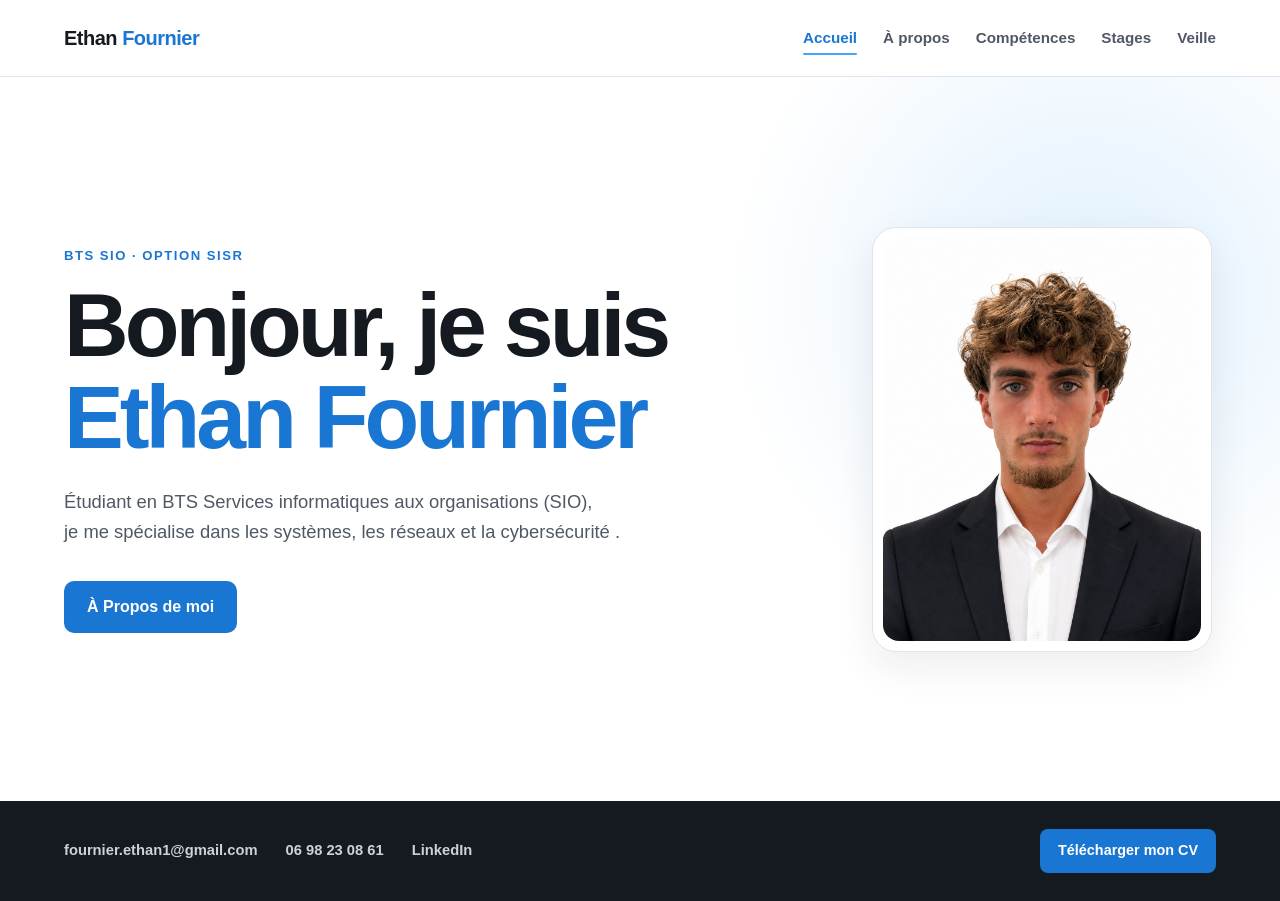
<file: index.html>
<!DOCTYPE html>
<html lang="fr">
<head>
    <meta charset="UTF-8">
    <meta name="viewport" content="width=device-width, initial-scale=1.0">

    <meta
        name="description"
        content="Portfolio d'Ethan Fournier, étudiant en BTS SIO option SISR."
    >

    <title>Portfolio Ethan Fournier</title>

    <link rel="stylesheet" href="css/style.css">
</head>

<body>

    <header class="header">
        <div class="conteneur navigation">
            <a class="logo" href="index.html">
                Ethan <span>Fournier</span>
            </a>

            <nav aria-label="Navigation principale">
                <ul class="menu">
                    <li><a class="actif" href="index.html">Accueil</a></li>
                    <li><a href="a-propos.html">À propos</a></li>
                    <li><a href="competences.html">Compétences</a></li>
                    <li><a href="stages.html">Stages</a></li>
                    <li><a href="veille.html">Veille</a></li>
                </ul>
            </nav>
        </div>
    </header>

    <main>
        <section class="hero">
            <div class="conteneur hero-contenu">

                <div class="hero-texte">
                    <p class="etiquette">BTS SIO · Option SISR</p>

                    <h1>
                        Bonjour, je suis
                        <span>Ethan Fournier</span>
                    </h1>

                    <p class="introduction">
                        Étudiant en BTS Services informatiques aux organisations (SIO),
                        <br>
                        je me spécialise dans les systèmes, les réseaux et la cybersécurité .
                    </p>

                    <div class="actions">

                        <a class="bouton bouton-principal" href="a-propos.html">
                            À Propos de moi
                        </a>
                    </div>
                </div>

                <div class="photo-cadre">
                    <img
                        src="images/photo-profil.jpg"
                        alt="Portrait d'Ethan Fournier"
                    >
                </div>

            </div>
        </section>


    </main>

<footer class="site-footer">
    <div class="conteneur footer-contact">

        <div class="footer-coordonnees">
            <a href="mailto:fournier.ethan1@gmail.com">
                fournier.ethan1@gmail.com
            </a>

            <a href="tel:+33698230861">
                06 98 23 08 61
            </a>

            <a
                href="TON-LIEN-LINKEDIN"
                target="_blank"
                rel="noopener noreferrer"
            >
                LinkedIn
            </a>
        </div>

        <a
            class="bouton-cv"
            href="documents/cv-ethan-fournier.pdf"
            download
        >
            Télécharger mon CV
        </a>

    </div>
</footer>


</body>
</html>
</file>
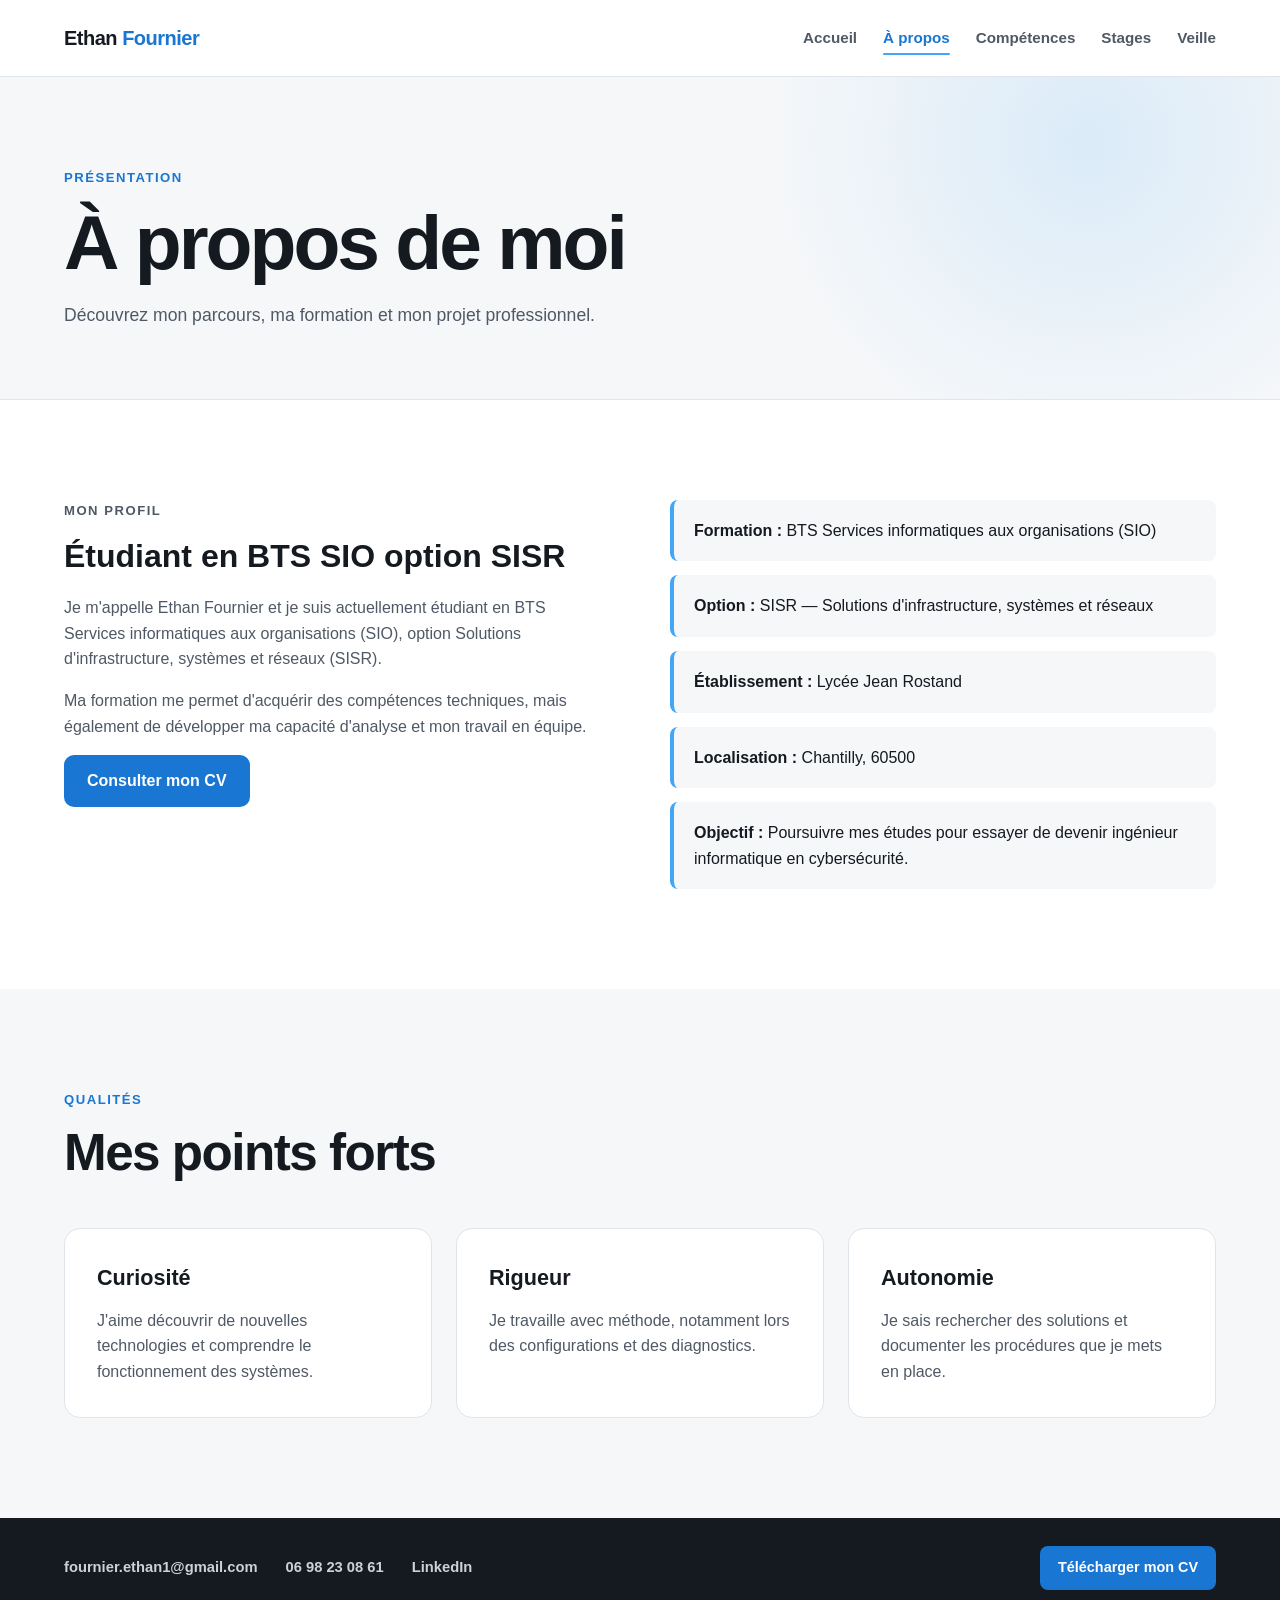
<file: a-propos.html>
<!DOCTYPE html>
<html lang="fr">
<head>
    <meta charset="UTF-8">
    <meta name="viewport" content="width=device-width, initial-scale=1.0">
    <meta
        name="description"
        content="Présentation du parcours d'Ethan Fournier, étudiant en BTS SIO SISR."
    >
    <title>Portfolio Ethan Fournier</title>
    <link rel="stylesheet" href="css/style.css">
</head>

<body>
    <header class="header">
        <div class="conteneur navigation">
            <a class="logo" href="index.html">
                Ethan <span>Fournier</span>
            </a>

            <nav aria-label="Navigation principale">
                <ul class="menu">
                    <li><a href="index.html">Accueil</a></li>
                    <li><a class="actif" href="a-propos.html">À propos</a></li>
                    <li><a href="competences.html">Compétences</a></li>
                    <li><a href="stages.html">Stages</a></li>
                    <li><a href="veille.html">Veille</a></li>
                </ul>
            </nav>
        </div>
    </header>

    <main>
        <section class="entete-page">
            <div class="conteneur">
                <p class="etiquette">Présentation</p>
                <h1>À propos de moi</h1>
                <p class="description-page">
                    Découvrez mon parcours, ma formation et mon projet
                    professionnel.
                </p>
            </div>
        </section>

        <section class="section">
            <div class="conteneur grille-deux-colonnes">
                <div class="bloc-texte">
                    <p class="etiquette">Mon profil</p>
                    <h2>Étudiant en BTS SIO option SISR</h2>

                    <p>
                        Je m'appelle Ethan Fournier et je suis actuellement
                        étudiant en BTS Services informatiques aux organisations (SIO),
                        option Solutions d'infrastructure, systèmes et réseaux (SISR).
                    </p>

                    <p>
                        Ma formation me permet d'acquérir des compétences
                        techniques, mais également de développer
                        ma capacité d'analyse et mon travail en équipe.
                    </p>

                    <a
                        class="bouton bouton-principal"
                        href="documents/cv-ethan-fournier.pdf"
                        target="_blank"
                    >
                        Consulter mon CV
                    </a>
                </div>

                <div>
                    <ul class="liste-informations">
                        <li>
                            <strong>Formation :</strong>
                            BTS Services informatiques aux organisations (SIO)
                        </li>

                        <li>
                            <strong>Option :</strong>
                            SISR — Solutions d'infrastructure, systèmes et réseaux
                        </li>

                        <li>
                            <strong>Établissement :</strong>
                            Lycée Jean Rostand
                        </li>

                        <li>
                            <strong>Localisation :</strong>
                            Chantilly, 60500
                        </li>

                        <li>
                            <strong>Objectif :</strong>
                            Poursuivre mes études pour essayer de devenir ingénieur informatique en cybersécurité.
                        </li>
                    </ul>
                </div>
            </div>
        </section>

        <section class="section section-grise">
            <div class="conteneur">
                <div class="titre-section">
                    <p class="etiquette">Qualités</p>
                    <h2>Mes points forts</h2>
                </div>

                <div class="grille-cartes">
                    <article class="carte">
                        <h3>Curiosité</h3>
                        <p>
                            J'aime découvrir de nouvelles technologies
                            et comprendre le fonctionnement des systèmes.
                        </p>
                    </article>

                    <article class="carte">
                        <h3>Rigueur</h3>
                        <p>
                            Je travaille avec méthode, notamment lors
                            des configurations et des diagnostics.
                        </p>
                    </article>

                    <article class="carte">
                        <h3>Autonomie</h3>
                        <p>
                            Je sais rechercher des solutions et documenter
                            les procédures que je mets en place.
                        </p>
                    </article>
                </div>
            </div>
        </section>
    </main>

<footer class="site-footer">
    <div class="conteneur footer-contact">

        <div class="footer-coordonnees">
            <a href="mailto:fournier.ethan1@gmail.com">
                fournier.ethan1@gmail.com
            </a>

            <a href="tel:+33698230861">
                06 98 23 08 61
            </a>

            <a
                href="TON-LIEN-LINKEDIN"
                target="_blank"
                rel="noopener noreferrer"
            >
                LinkedIn
            </a>
        </div>

        <a
            class="bouton-cv"
            href="documents/cv-ethan-fournier.pdf"
            download
        >
            Télécharger mon CV
        </a>

    </div>
</footer>


</body>
</html>
</file>
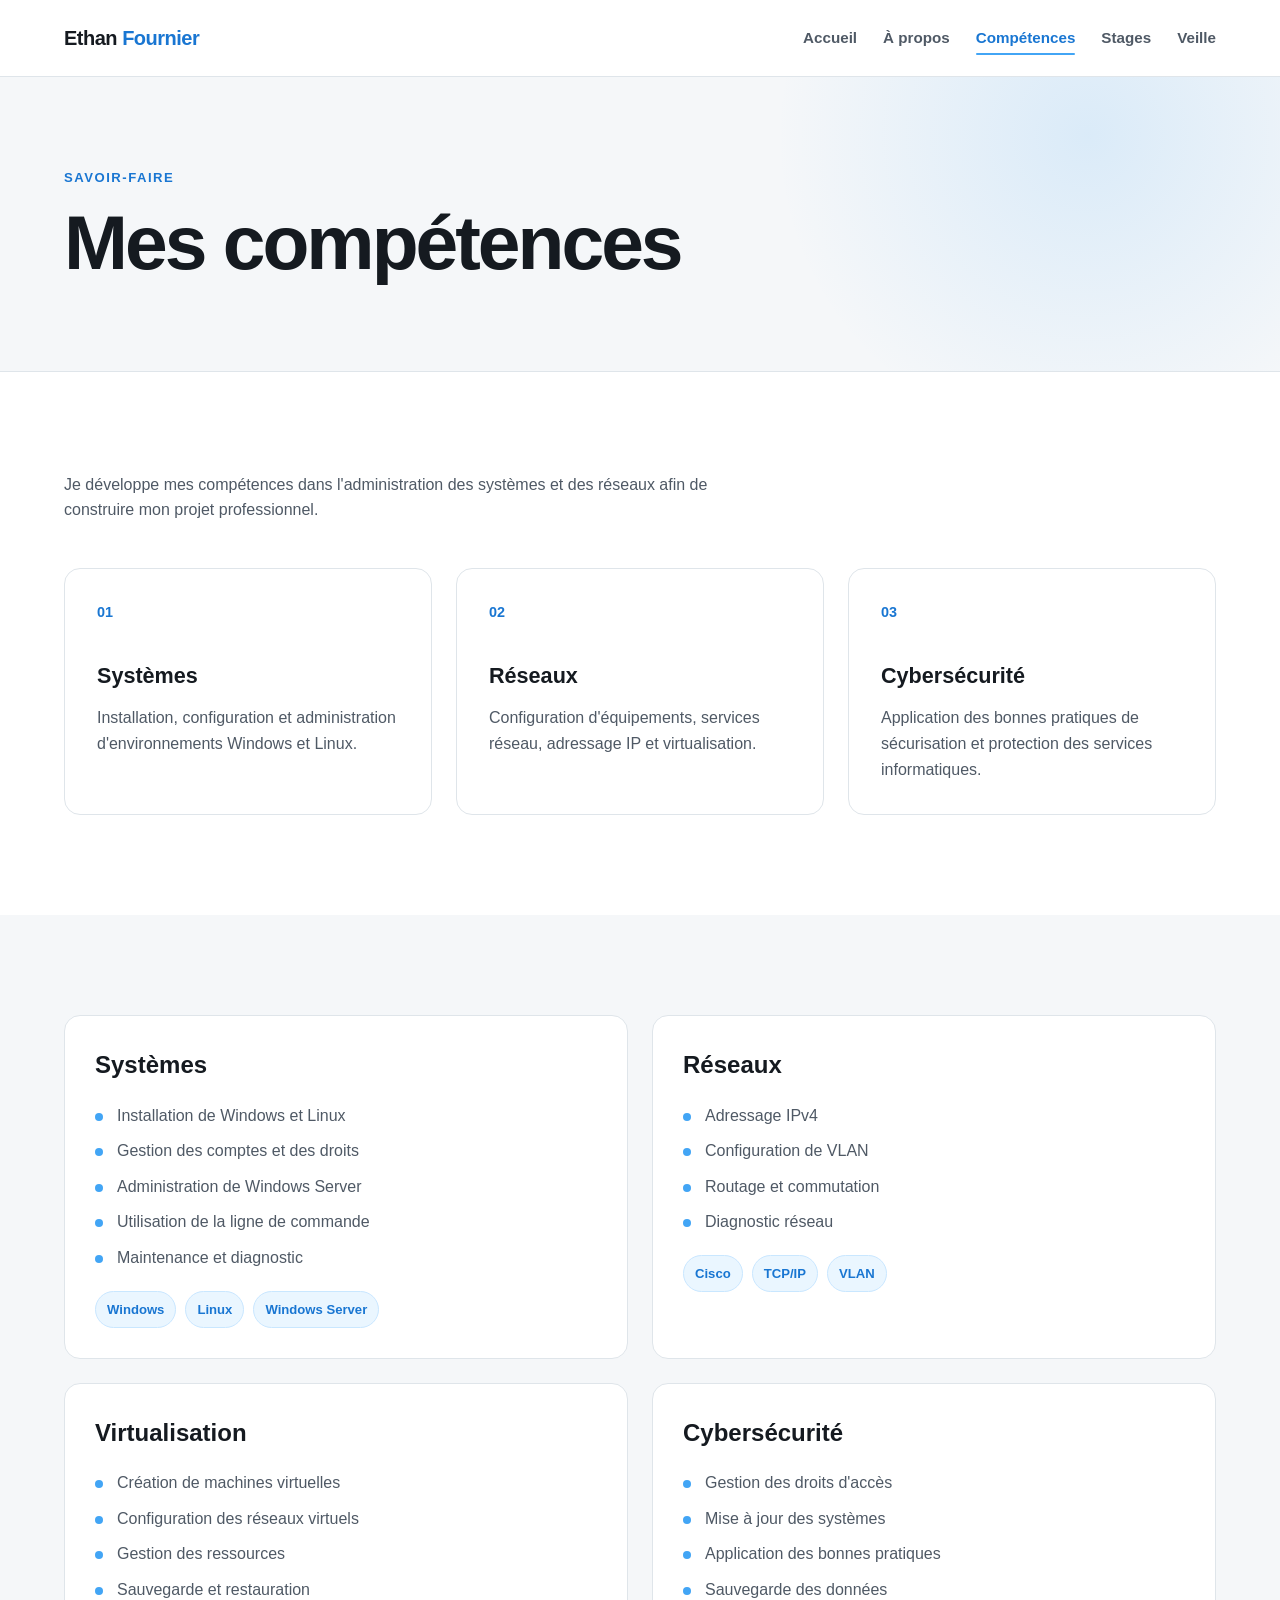
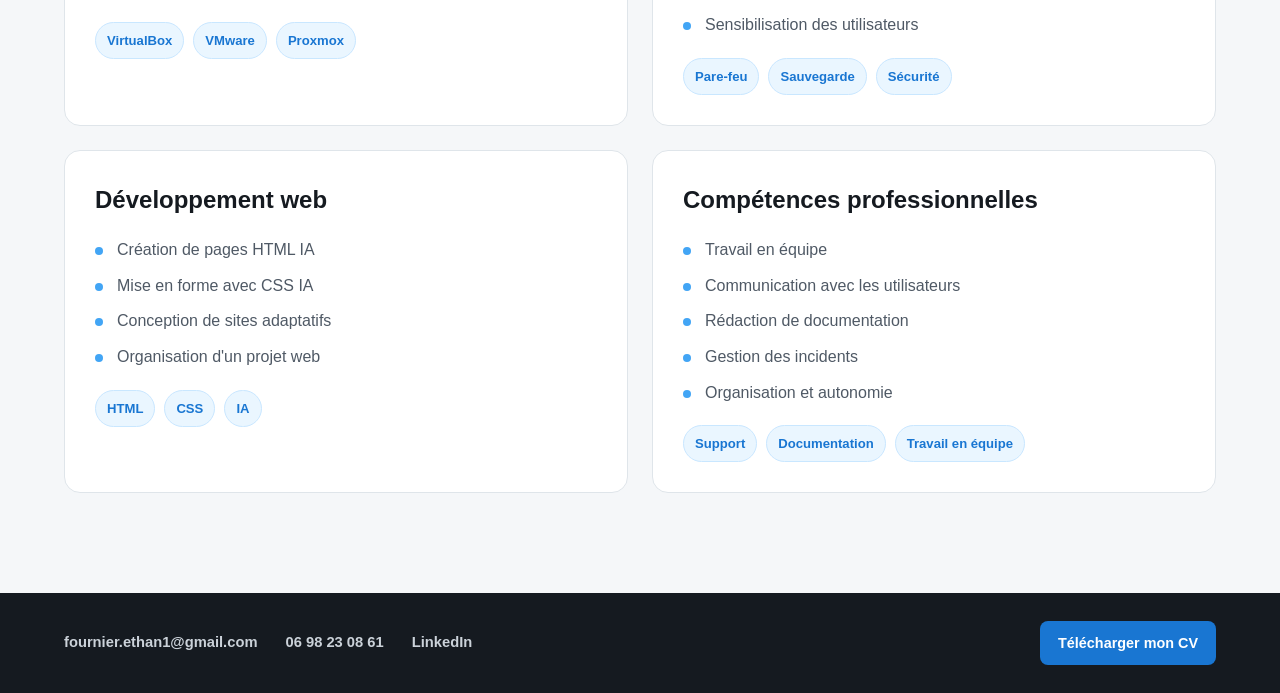
<file: competences.html>
<!DOCTYPE html>
<html lang="fr">
<head>
    <meta charset="UTF-8">
    <meta name="viewport" content="width=device-width, initial-scale=1.0">
    <meta
        name="description"
        content="Compétences informatiques d'Ethan Fournier en BTS SIO SISR."
    >
    <title>Portfolio Ethan Fournier</title>
    <link rel="stylesheet" href="css/style.css">
</head>

<body>
    <header class="header">
        <div class="conteneur navigation">
            <a class="logo" href="index.html">
                Ethan <span>Fournier</span>
            </a>

            <nav aria-label="Navigation principale">
                <ul class="menu">
                    <li><a href="index.html">Accueil</a></li>
                    <li><a href="a-propos.html">À propos</a></li>
                    <li>
                        <a class="actif" href="competences.html">Compétences</a>
                    </li>
                    <li><a href="stages.html">Stages</a></li>
                    <li><a href="veille.html">Veille</a></li>
                </ul>
            </nav>
        </div>
    </header>

    <main>
        <section class="entete-page">
            <div class="conteneur">
                <p class="etiquette">Savoir-faire</p>
                <h1>Mes compétences</h1>
            </div>
        </section>
<section class="section">
    <div class="conteneur">

        <div class="titre-section">
            <p>
                Je développe mes compétences dans l'administration
                des systèmes et des réseaux afin de construire
                mon projet professionnel.
            </p>
        </div>

        <div class="grille-cartes">

            <article class="carte">
                <p class="numero">01</p>
                <h3>Systèmes</h3>
                <p>
                    Installation, configuration et administration
                    d'environnements Windows et Linux.
                </p>
            </article>

            <article class="carte">
                <p class="numero">02</p>
                <h3>Réseaux</h3>
                <p>
                    Configuration d'équipements, services réseau,
                    adressage IP et virtualisation.
                </p>
            </article>

            <article class="carte">
                <p class="numero">03</p>
                <h3>Cybersécurité</h3>
                <p>
                    Application des bonnes pratiques de sécurisation
                    et protection des services informatiques.
                </p>
            </article>

        </div>
    </div>
</section>

        <section class="section section-grise">
            <div class="conteneur">
                <div class="grille-competences">
                    <article class="carte-competence">
                        <h2>Systèmes</h2>

                        <ul class="liste-puces">
                            <li>Installation de Windows et Linux</li>
                            <li>Gestion des comptes et des droits</li>
                            <li>Administration de Windows Server</li>
                            <li>Utilisation de la ligne de commande</li>
                            <li>Maintenance et diagnostic</li>
                        </ul>

                        <div class="badges">
                            <span class="badge">Windows</span>
                            <span class="badge">Linux</span>
                            <span class="badge">Windows Server</span>
                        </div>
                    </article>

                    <article class="carte-competence">
                        <h2>Réseaux</h2>

                        <ul class="liste-puces">
                            <li>Adressage IPv4</li>
                            <li>Configuration de VLAN</li>
                            <li>Routage et commutation</li>
                            <li>Diagnostic réseau</li>
                        </ul>

                        <div class="badges">
                            <span class="badge">Cisco</span>
                            <span class="badge">TCP/IP</span>
                            <span class="badge">VLAN</span>
                        </div>
                    </article>

                    <article class="carte-competence">
                        <h2>Virtualisation</h2>

                        <ul class="liste-puces">
                            <li>Création de machines virtuelles</li>
                            <li>Configuration des réseaux virtuels</li>
                            <li>Gestion des ressources</li>
                            <li>Sauvegarde et restauration</li>
                        </ul>

                        <div class="badges">
                            <span class="badge">VirtualBox</span>
                            <span class="badge">VMware</span>
                            <span class="badge">Proxmox</span>
                        </div>
                    </article>

                    <article class="carte-competence">
                        <h2>Cybersécurité</h2>

                        <ul class="liste-puces">
                            <li>Gestion des droits d'accès</li>
                            <li>Mise à jour des systèmes</li>
                            <li>Application des bonnes pratiques</li>
                            <li>Sauvegarde des données</li>
                            <li>Sensibilisation des utilisateurs</li>
                        </ul>

                        <div class="badges">
                            <span class="badge">Pare-feu</span>
                            <span class="badge">Sauvegarde</span>
                            <span class="badge">Sécurité</span>
                        </div>
                    </article>

                    <article class="carte-competence">
                        <h2>Développement web</h2>

                        <ul class="liste-puces">
                            <li>Création de pages HTML IA</li>
                            <li>Mise en forme avec CSS IA</li>
                            <li>Conception de sites adaptatifs</li>
                            <li>Organisation d'un projet web</li>
                        </ul>

                        <div class="badges">
                            <span class="badge">HTML</span>
                            <span class="badge">CSS</span>
                            <span class="badge">IA</span>
                        </div>
                    </article>

                    <article class="carte-competence">
                        <h2>Compétences professionnelles</h2>

                        <ul class="liste-puces">
                            <li>Travail en équipe</li>
                            <li>Communication avec les utilisateurs</li>
                            <li>Rédaction de documentation</li>
                            <li>Gestion des incidents</li>
                            <li>Organisation et autonomie</li>
                        </ul>

                        <div class="badges">
                            <span class="badge">Support</span>
                            <span class="badge">Documentation</span>
                            <span class="badge">Travail en équipe</span>
                        </div>
                    </article>
                </div>
            </div>
        </section>


    </main>

<footer class="site-footer">
    <div class="conteneur footer-contact">

        <div class="footer-coordonnees">
            <a href="mailto:fournier.ethan1@gmail.com">
                fournier.ethan1@gmail.com
            </a>

            <a href="tel:+33698230861">
                06 98 23 08 61
            </a>

            <a
                href="TON-LIEN-LINKEDIN"
                target="_blank"
                rel="noopener noreferrer"
            >
                LinkedIn
            </a>
        </div>

        <a
            class="bouton-cv"
            href="documents/cv-ethan-fournier.pdf"
            download
        >
            Télécharger mon CV
        </a>

    </div>
</footer>


</body>
</html>
</file>
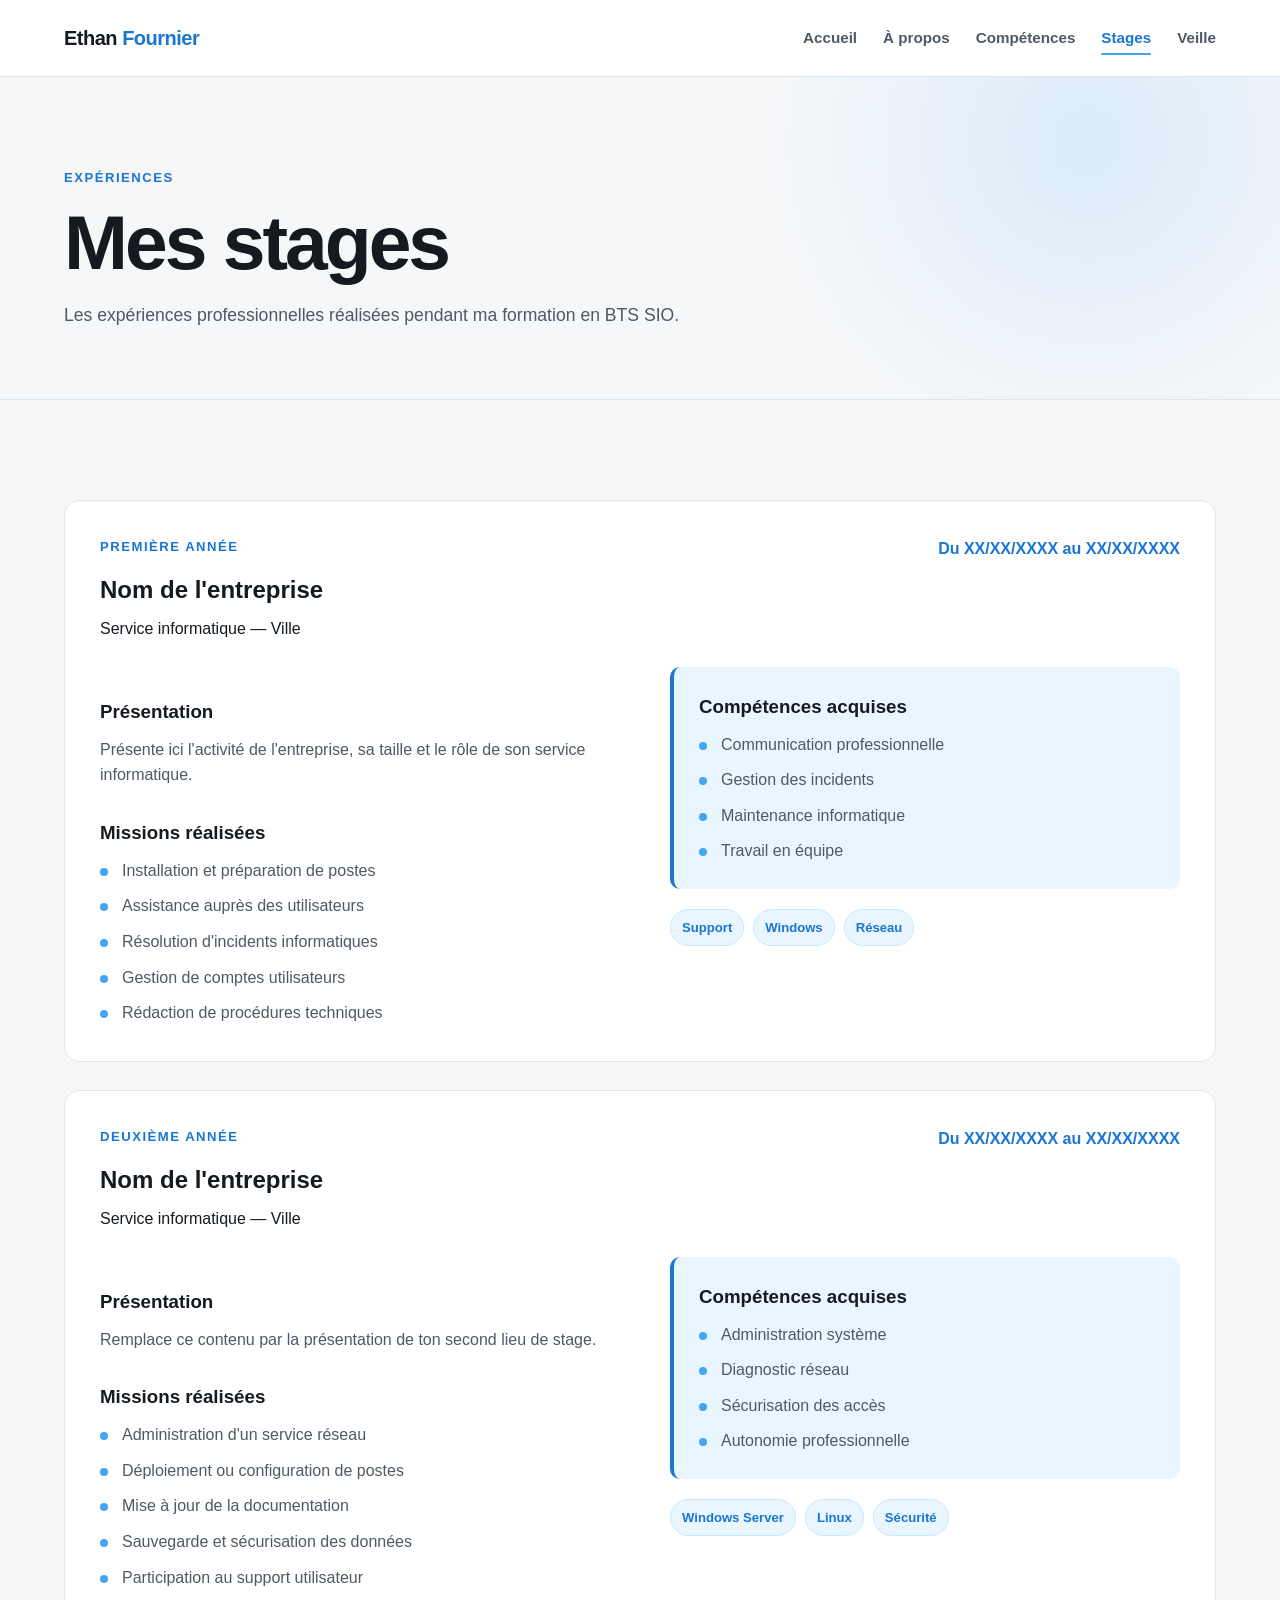
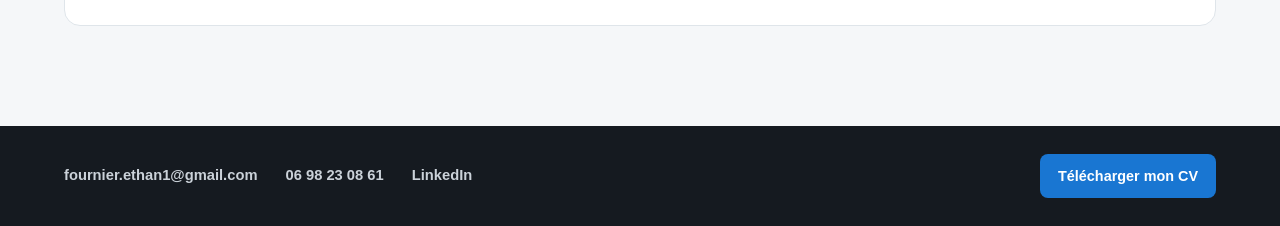
<file: stages.html>
<!DOCTYPE html>
<html lang="fr">
<head>
    <meta charset="UTF-8">
    <meta name="viewport" content="width=device-width, initial-scale=1.0">
    <meta
        name="description"
        content="Stages professionnels d'Ethan Fournier en BTS SIO SISR."
    >
    <title>Portfolio Ethan Fournier</title>
    <link rel="stylesheet" href="css/style.css">
</head>

<body>
    <header class="header">
        <div class="conteneur navigation">
            <a class="logo" href="index.html">
                Ethan <span>Fournier</span>
            </a>

            <nav aria-label="Navigation principale">
                <ul class="menu">
                    <li><a href="index.html">Accueil</a></li>
                    <li><a href="a-propos.html">À propos</a></li>
                    <li><a href="competences.html">Compétences</a></li>
                    <li><a class="actif" href="stages.html">Stages</a></li>
                    <li><a href="veille.html">Veille</a></li>
                </ul>
            </nav>
        </div>
    </header>

    <main>
        <section class="entete-page">
            <div class="conteneur">
                <p class="etiquette">Expériences</p>
                <h1>Mes stages</h1>
                <p class="description-page">
                    Les expériences professionnelles réalisées pendant
                    ma formation en BTS SIO.
                </p>
            </div>
        </section>

        <section class="section section-grise">
            <div class="conteneur">
                <article class="carte-stage">
                    <div class="entete-stage">
                        <div>
                            <p class="etiquette">Première année</p>
                            <h2>Nom de l'entreprise</h2>
                            <p>Service informatique — Ville</p>
                        </div>

                        <p class="date">Du XX/XX/XXXX au XX/XX/XXXX</p>
                    </div>

                    <div class="grille-deux-colonnes">
                        <div class="bloc-texte">
                            <h3>Présentation</h3>

                            <p>
                                Présente ici l'activité de l'entreprise,
                                sa taille et le rôle de son service informatique.
                            </p>

                            <h3>Missions réalisées</h3>

                            <ul class="liste-puces">
                                <li>Installation et préparation de postes</li>
                                <li>Assistance auprès des utilisateurs</li>
                                <li>Résolution d'incidents informatiques</li>
                                <li>Gestion de comptes utilisateurs</li>
                                <li>Rédaction de procédures techniques</li>
                            </ul>
                        </div>

                        <div>
                            <div class="encadre">
                                <h3>Compétences acquises</h3>

                                <ul class="liste-puces">
                                    <li>Communication professionnelle</li>
                                    <li>Gestion des incidents</li>
                                    <li>Maintenance informatique</li>
                                    <li>Travail en équipe</li>
                                </ul>
                            </div>

                            <div class="badges">
                                <span class="badge">Support</span>
                                <span class="badge">Windows</span>
                                <span class="badge">Réseau</span>
                            </div>
                        </div>
                    </div>
                </article>

                <article class="carte-stage">
                    <div class="entete-stage">
                        <div>
                            <p class="etiquette">Deuxième année</p>
                            <h2>Nom de l'entreprise</h2>
                            <p>Service informatique — Ville</p>
                        </div>

                        <p class="date">Du XX/XX/XXXX au XX/XX/XXXX</p>
                    </div>

                    <div class="grille-deux-colonnes">
                        <div class="bloc-texte">
                            <h3>Présentation</h3>

                            <p>
                                Remplace ce contenu par la présentation
                                de ton second lieu de stage.
                            </p>

                            <h3>Missions réalisées</h3>

                            <ul class="liste-puces">
                                <li>Administration d'un service réseau</li>
                                <li>Déploiement ou configuration de postes</li>
                                <li>Mise à jour de la documentation</li>
                                <li>Sauvegarde et sécurisation des données</li>
                                <li>Participation au support utilisateur</li>
                            </ul>
                        </div>

                        <div>
                            <div class="encadre">
                                <h3>Compétences acquises</h3>

                                <ul class="liste-puces">
                                    <li>Administration système</li>
                                    <li>Diagnostic réseau</li>
                                    <li>Sécurisation des accès</li>
                                    <li>Autonomie professionnelle</li>
                                </ul>
                            </div>

                            <div class="badges">
                                <span class="badge">Windows Server</span>
                                <span class="badge">Linux</span>
                                <span class="badge">Sécurité</span>
                            </div>
                        </div>
                    </div>
                </article>
            </div>
        </section>
    </main>

<footer class="site-footer">
    <div class="conteneur footer-contact">

        <div class="footer-coordonnees">
            <a href="mailto:fournier.ethan1@gmail.com">
                fournier.ethan1@gmail.com
            </a>

            <a href="tel:+33698230861">
                06 98 23 08 61
            </a>

            <a
                href="TON-LIEN-LINKEDIN"
                target="_blank"
                rel="noopener noreferrer"
            >
                LinkedIn
            </a>
        </div>

        <a
            class="bouton-cv"
            href="documents/cv-ethan-fournier.pdf"
            download
        >
            Télécharger mon CV
        </a>

    </div>
</footer>


</body>
</html>
</file>
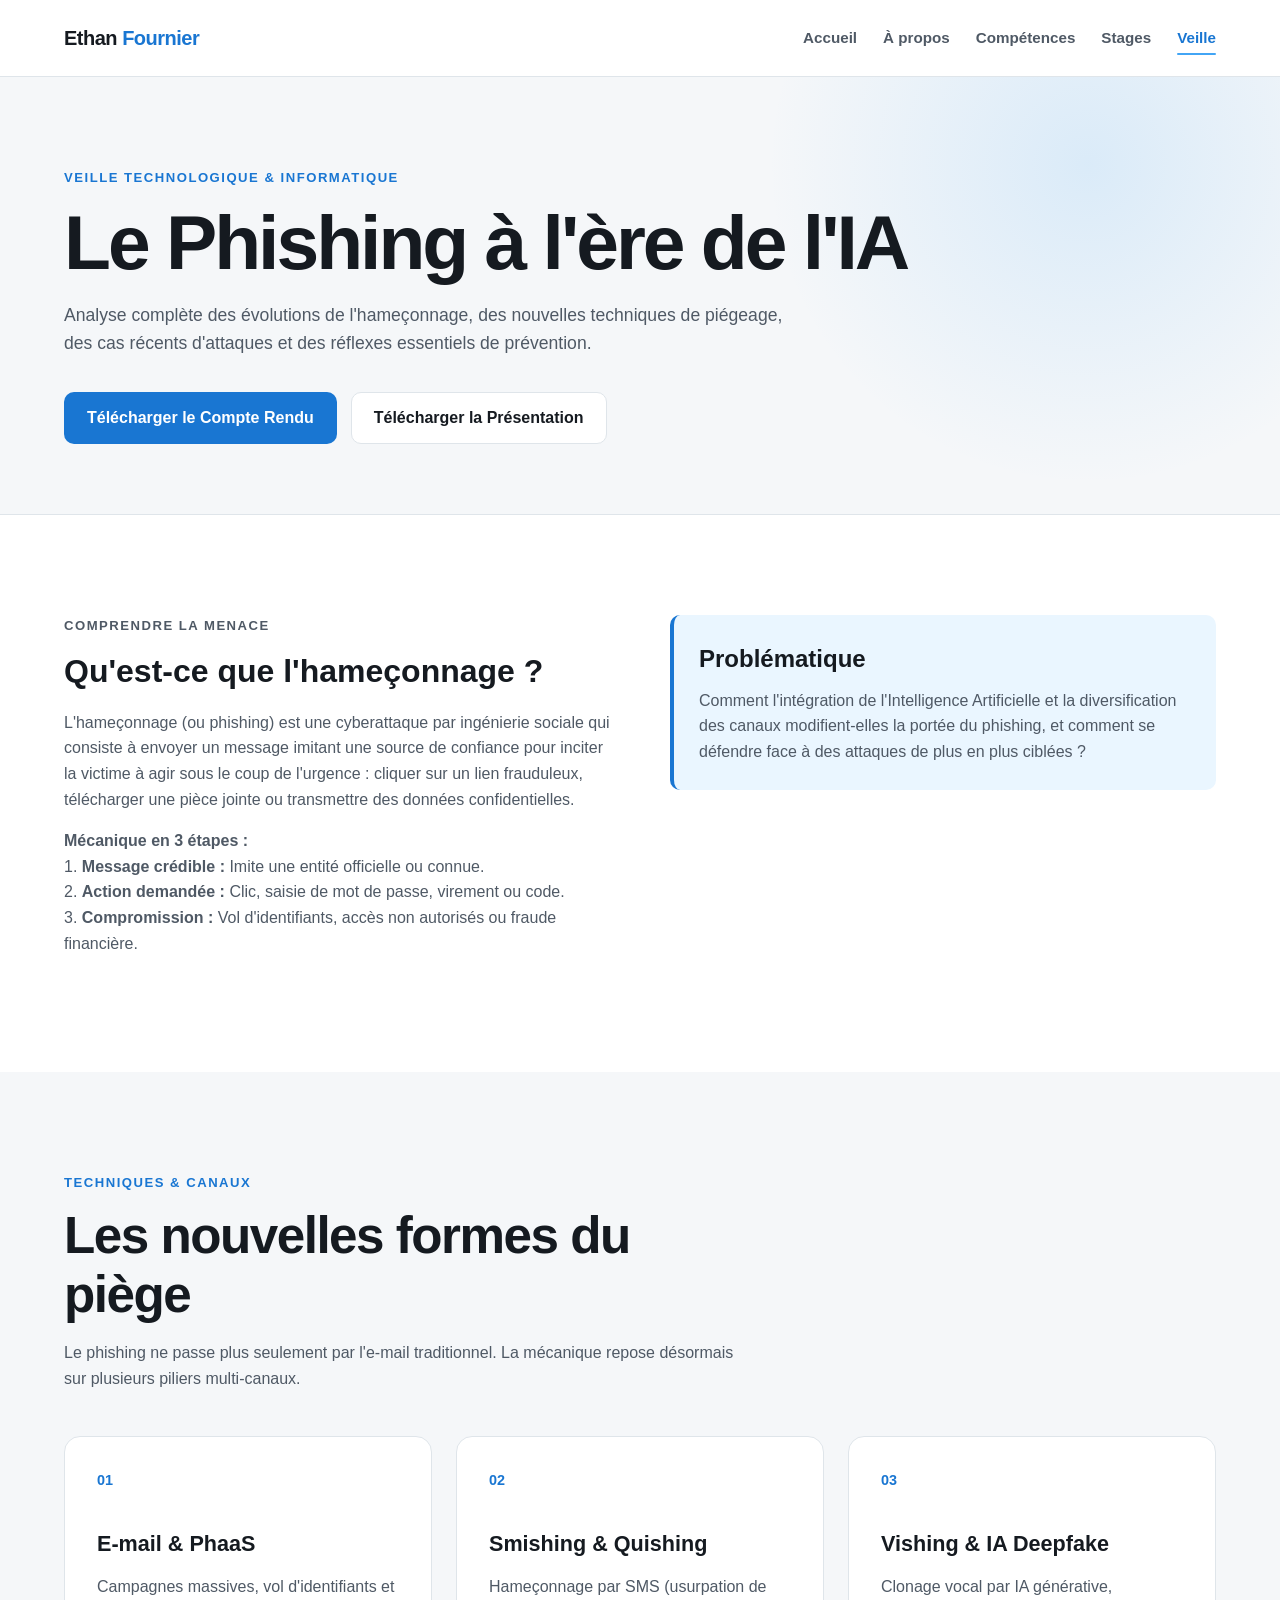
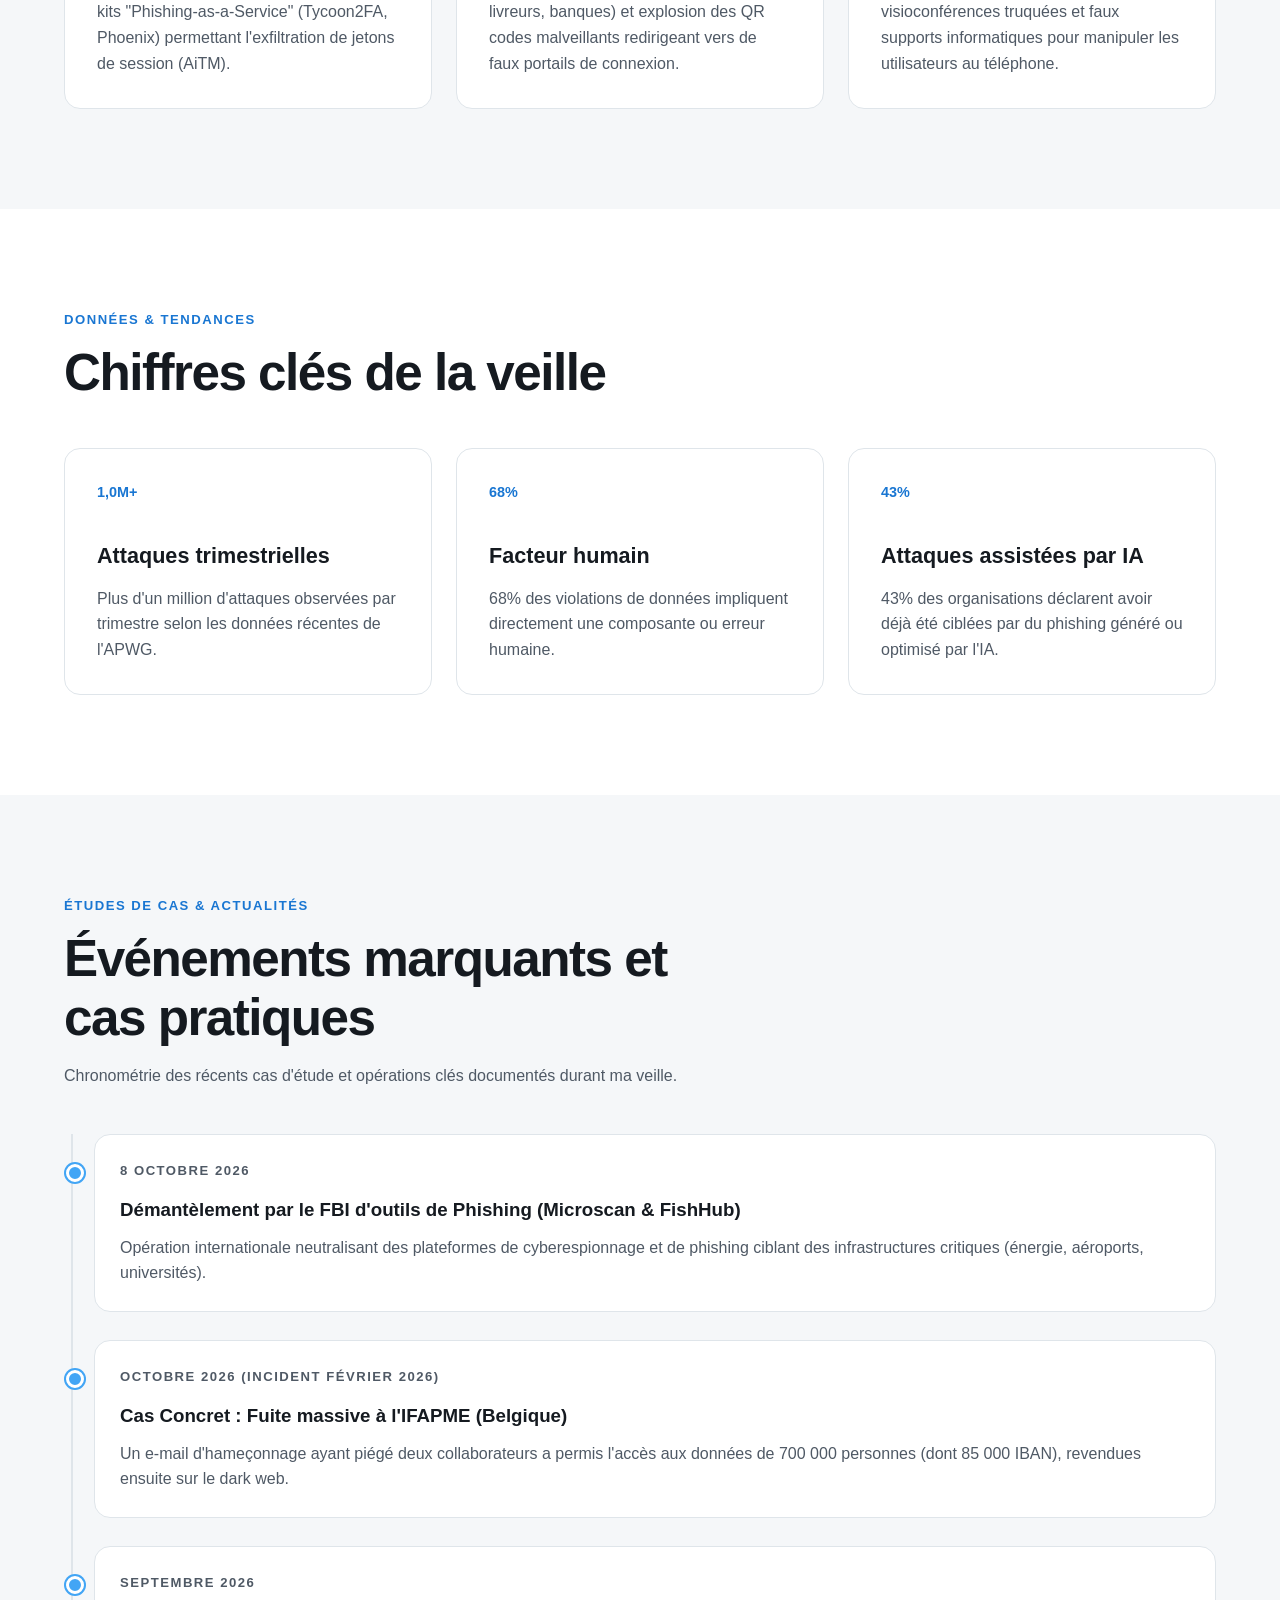
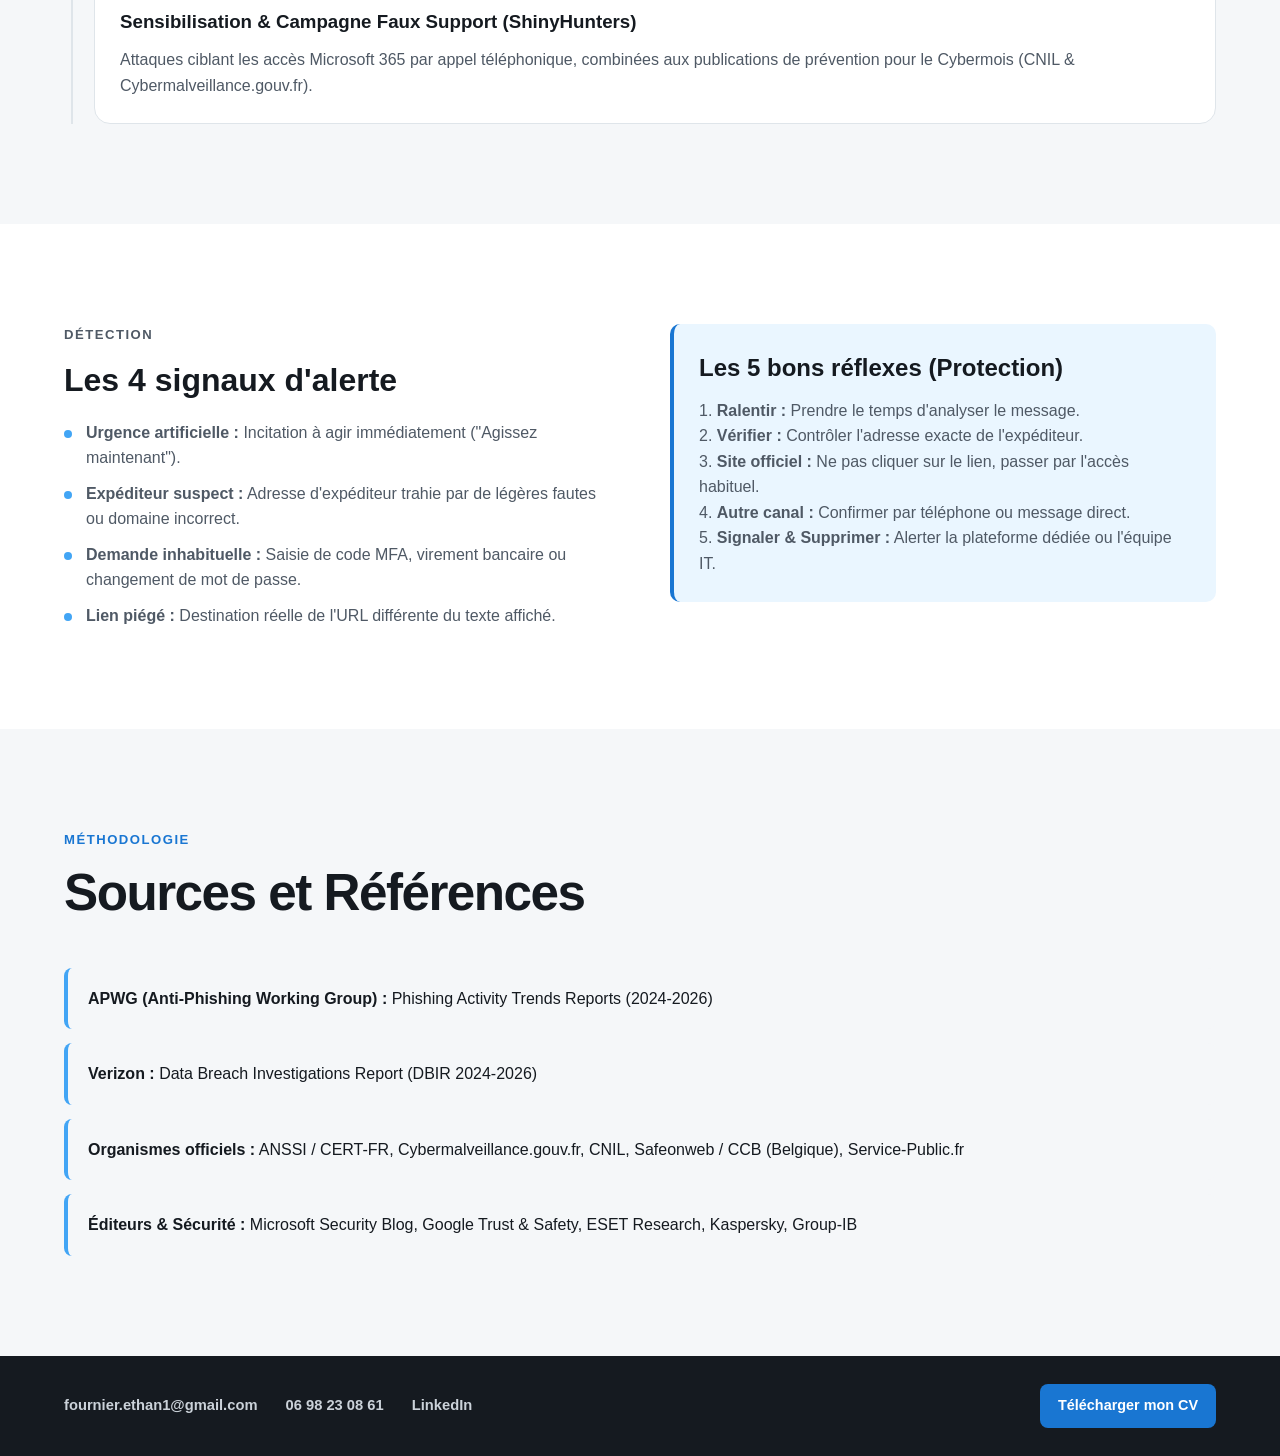
<file: veille.html>
<!DOCTYPE html>
<html lang="fr">
<head>
    <meta charset="UTF-8">
    <meta name="viewport" content="width=device-width, initial-scale=1.0">
    <meta
        name="description"
        content="Veille technologique d'Ethan Fournier sur le phishing et la cybersécurité."
    >
    <title>Veille Phishing & IA - Ethan Fournier</title>
    <link rel="stylesheet" href="css/style.css">
</head>

<body>
    <header class="header">
        <div class="conteneur navigation">
            <a class="logo" href="index.html">
                Ethan <span>Fournier</span>
            </a>

            <nav aria-label="Navigation principale">
                <ul class="menu">
                    <li><a href="index.html">Accueil</a></li>
                    <li><a href="a-propos.html">À propos</a></li>
                    <li><a href="competences.html">Compétences</a></li>
                    <li><a href="stages.html">Stages</a></li>
                    <li><a class="actif" href="veille.html">Veille</a></li>
                </ul>
            </nav>
        </div>
    </header>

    <main>
 <!-- EN-TÊTE PRINCIPAL DE LA VEILLE -->
        <section class="entete-page">
            <div class="conteneur">
                <p class="etiquette">Veille technologique & informatique</p>
                <h1>Le Phishing à l'ère de l'IA</h1>

                <p class="description-page">
                    Analyse complète des évolutions de l'hameçonnage, des nouvelles techniques de piégeage, des cas récents d'attaques et des réflexes essentiels de prévention.
                </p>

                <!-- BOUTONS DE TÉLÉCHARGEMENT DES DOCUMENTS -->
                <div class="actions">
                    <a 
                        class="bouton bouton-principal" 
                        href="documents/presentation_veille.pdf"

                        download
                    >
                        Télécharger le Compte Rendu
                    </a>

                    <a 
                        class="bouton bouton-secondaire" 
                        href="documents/veille_phishing.pdf"
                        download
                    >
                        Télécharger la Présentation
                    </a>
                </div>
            </div>
        </section>
        <!-- PROBLEMATIQUE ET CADRE DE LA VEILLE -->
        <section class="section">
            <div class="conteneur grille-deux-colonnes">
                <div class="bloc-texte">
                    <p class="etiquette">Comprendre la menace</p>
                    <h2>Qu'est-ce que l'hameçonnage ?</h2>

                    <p>
                        L'hameçonnage (ou phishing) est une cyberattaque par ingénierie sociale qui consiste à envoyer un message imitant une source de confiance pour inciter la victime à agir sous le coup de l'urgence : cliquer sur un lien frauduleux, télécharger une pièce jointe ou transmettre des données confidentielles.
                    </p>

                    <p>
                        <strong>Mécanique en 3 étapes :</strong><br>
                        1. <strong>Message crédible :</strong> Imite une entité officielle ou connue.<br>
                        2. <strong>Action demandée :</strong> Clic, saisie de mot de passe, virement ou code.<br>
                        3. <strong>Compromission :</strong> Vol d'identifiants, accès non autorisés ou fraude financière.
                    </p>
                </div>

                <div class="encadre">
                    <h2>Problématique</h2>

                    <p>
                        Comment l'intégration de l'Intelligence Artificielle et la diversification des canaux modifient-elles la portée du phishing, et comment se défendre face à des attaques de plus en plus ciblées ?
                    </p>
                </div>
            </div>
        </section>

        <!-- DIVERSIFICATION DES CANAUX & IA -->
        <section class="section section-grise">
            <div class="conteneur">
                <div class="titre-section">
                    <p class="etiquette">Techniques & Canaux</p>
                    <h2>Les nouvelles formes du piège</h2>
                    <p>Le phishing ne passe plus seulement par l'e-mail traditionnel. La mécanique repose désormais sur plusieurs piliers multi-canaux.</p>
                </div>

                <div class="grille-cartes">
                    <article class="carte">
                        <p class="numero">01</p>
                        <h3>E-mail & PhaaS</h3>
                        <p>
                            Campagnes massives, vol d'identifiants et kits "Phishing-as-a-Service" (Tycoon2FA, Phoenix) permettant l'exfiltration de jetons de session (AiTM).
                        </p>
                    </article>

                    <article class="carte">
                        <p class="numero">02</p>
                        <h3>Smishing & Quishing</h3>
                        <p>
                            Hameçonnage par SMS (usurpation de livreurs, banques) et explosion des QR codes malveillants redirigeant vers de faux portails de connexion.
                        </p>
                    </article>

                    <article class="carte">
                        <p class="numero">03</p>
                        <h3>Vishing & IA Deepfake</h3>
                        <p>
                            Clonage vocal par IA générative, visioconférences truquées et faux supports informatiques pour manipuler les utilisateurs au téléphone.
                        </p>
                    </article>
                </div>
            </div>
        </section>

        <!-- CHIFFRES CLÉS -->
        <section class="section">
            <div class="conteneur">
                <div class="titre-section">
                    <p class="etiquette">Données & Tendances</p>
                    <h2>Chiffres clés de la veille</h2>
                </div>

                <div class="grille-cartes">
                    <article class="carte">
                        <p class="numero">1,0M+</p>
                        <h3>Attaques trimestrielles</h3>
                        <p>Plus d'un million d'attaques observées par trimestre selon les données récentes de l'APWG.</p>
                    </article>

                    <article class="carte">
                        <p class="numero">68%</p>
                        <h3>Facteur humain</h3>
                        <p>68% des violations de données impliquent directement une composante ou erreur humaine.</p>
                    </article>

                    <article class="carte">
                        <p class="numero">43%</p>
                        <h3>Attaques assistées par IA</h3>
                        <p>43% des organisations déclarent avoir déjà été ciblées par du phishing généré ou optimisé par l'IA.</p>
                    </article>
                </div>
            </div>
        </section>

        <!-- CAS CONCRETS & FIL D'ACTUALITÉS (TIMELINE) -->
        <section class="section section-grise">
            <div class="conteneur">
                <div class="titre-section">
                    <p class="etiquette">Études de cas & Actualités</p>
                    <h2>Événements marquants et cas pratiques</h2>
                    <p>Chronométrie des récents cas d'étude et opérations clés documentés durant ma veille.</p>
                </div>

                <div class="timeline">
                    <article class="element-veille">
                        <p class="etiquette">8 Octobre 2026</p>
                        <h3>Démantèlement par le FBI d'outils de Phishing (Microscan & FishHub)</h3>
                        <p>
                            Opération internationale neutralisant des plateformes de cyberespionnage et de phishing ciblant des infrastructures critiques (énergie, aéroports, universités).
                        </p>
                    </article>

                    <article class="element-veille">
                        <p class="etiquette">Octobre 2026 (Incident Février 2026)</p>
                        <h3>Cas Concret : Fuite massive à l'IFAPME (Belgique)</h3>
                        <p>
                            Un e-mail d'hameçonnage ayant piégé deux collaborateurs a permis l'accès aux données de 700 000 personnes (dont 85 000 IBAN), revendues ensuite sur le dark web.
                        </p>
                    </article>

                    <article class="element-veille">
                        <p class="etiquette">Septembre 2026</p>
                        <h3>Sensibilisation & Campagne Faux Support (ShinyHunters)</h3>
                        <p>
                            Attaques ciblant les accès Microsoft 365 par appel téléphonique, combinées aux publications de prévention pour le Cybermois (CNIL & Cybermalveillance.gouv.fr).
                        </p>
                    </article>
                </div>
            </div>
        </section>

        <!-- SIGNATION D'ALERTE ET PRÉVENTION -->
        <section class="section">
            <div class="conteneur grille-deux-colonnes">
                <div class="bloc-texte">
                    <p class="etiquette">Détection</p>
                    <h2>Les 4 signaux d'alerte</h2>
                    <ul class="liste-puces">
                        <li><strong>Urgence artificielle :</strong> Incitation à agir immédiatement ("Agissez maintenant").</li>
                        <li><strong>Expéditeur suspect :</strong> Adresse d'expéditeur trahie par de légères fautes ou domaine incorrect.</li>
                        <li><strong>Demande inhabituelle :</strong> Saisie de code MFA, virement bancaire ou changement de mot de passe.</li>
                        <li><strong>Lien piégé :</strong> Destination réelle de l'URL différente du texte affiché.</li>
                    </ul>
                </div>

                <div class="encadre">
                    <h2>Les 5 bons réflexes (Protection)</h2>
                    <p>
                        1. <strong>Ralentir :</strong> Prendre le temps d'analyser le message.<br>
                        2. <strong>Vérifier :</strong> Contrôler l'adresse exacte de l'expéditeur.<br>
                        3. <strong>Site officiel :</strong> Ne pas cliquer sur le lien, passer par l'accès habituel.<br>
                        4. <strong>Autre canal :</strong> Confirmer par téléphone ou message direct.<br>
                        5. <strong>Signaler & Supprimer :</strong> Alerter la plateforme dédiée ou l'équipe IT.
                    </p>
                </div>
            </div>
        </section>

        <!-- SOURCES DE LA VEILLE -->
        <section class="section section-grise">
            <div class="conteneur">
                <div class="titre-section">
                    <p class="etiquette">Méthodologie</p>
                    <h2>Sources et Références</h2>
                </div>

                <ul class="liste-informations">
                    <li><strong>APWG (Anti-Phishing Working Group) :</strong> Phishing Activity Trends Reports (2024-2026)</li>
                    <li><strong>Verizon :</strong> Data Breach Investigations Report (DBIR 2024-2026)</li>
                    <li><strong>Organismes officiels :</strong> ANSSI / CERT-FR, Cybermalveillance.gouv.fr, CNIL, Safeonweb / CCB (Belgique), Service-Public.fr</li>
                    <li><strong>Éditeurs & Sécurité :</strong> Microsoft Security Blog, Google Trust & Safety, ESET Research, Kaspersky, Group-IB</li>
                </ul>
            </div>
        </section>
    </main>

    <footer class="site-footer">
        <div class="conteneur footer-contact">
            <div class="footer-coordonnees">
                <a href="mailto:fournier.ethan1@gmail.com">fournier.ethan1@gmail.com</a>
                <a href="tel:+33698230861">06 98 23 08 61</a>
                <a href="TON-LIEN-LINKEDIN" target="_blank" rel="noopener noreferrer">LinkedIn</a>
            </div>

            <a class="bouton-cv" href="documents/cv-ethan-fournier.pdf" download>
                Télécharger mon CV
            </a>
        </div>
    </footer>
</body>
</html>
</file>
<file: css/style.css>
/* ==============================
   VARIABLES ET RÉINITIALISATION
================================= */

:root {
    --bleu: #42a5f5;
    --bleu-fonce: #1976d2;
    --bleu-clair: #eaf6ff;

    --noir: #151a20;
    --gris-fonce: #4f5965;
    --gris: #7a8490;
    --gris-clair: #f5f7f9;
    --blanc: #ffffff;

    --bordure: #dfe5ea;
    --ombre: 0 15px 40px rgba(21, 26, 32, 0.08);

    --rayon: 16px;
    --largeur: 1180px;
}

* {
    box-sizing: border-box;
    margin: 0;
    padding: 0;
}

html {
    scroll-behavior: smooth;
}

body {
    background-color: var(--blanc);
    color: var(--noir);
    font-family: Arial, Helvetica, sans-serif;
    line-height: 1.6;
}

img {
    display: block;
    max-width: 100%;
}

a {
    color: inherit;
    text-decoration: none;
}

ul {
    list-style: none;
}

.conteneur {
    width: min(90%, var(--largeur));
    margin: 0 auto;
}

/* ==============================
   EN-TÊTE ET NAVIGATION
================================= */

.header {
    position: sticky;
    top: 0;
    z-index: 1000;

    background-color: rgba(255, 255, 255, 0.96);
    border-bottom: 1px solid var(--bordure);
}

.navigation {
    min-height: 76px;

    display: flex;
    align-items: center;
    justify-content: space-between;

    gap: 30px;
}

.logo {
    font-size: 1.25rem;
    font-weight: 800;
    letter-spacing: -0.5px;
}

.logo span {
    color: var(--bleu-fonce);
}

.menu {
    display: flex;
    align-items: center;
    gap: 26px;
}

.menu a {
    position: relative;
    color: var(--gris-fonce);
    font-size: 0.95rem;
    font-weight: 600;
    transition: color 0.2s ease;
}

.menu a:hover,
.menu a.actif {
    color: var(--bleu-fonce);
}

.menu a.actif::after {
    position: absolute;
    right: 0;
    bottom: -9px;
    left: 0;

    height: 2px;
    background-color: var(--bleu);
    border-radius: 10px;

    content: "";
}

/* ==============================
   ACCUEIL
================================= */

.hero {
    display: flex;
    align-items: center;

    /* Hauteur de l'écran moins le menu et le footer */
    min-height: calc(100vh - 76px - 100px);

    background:
        radial-gradient(
            circle at 85% 30%,
            rgba(66, 165, 245, 0.16),
            transparent 30%
        ),
        var(--blanc);
}


.hero-contenu {
    display: grid;
    grid-template-columns: 1.35fr 0.65fr;
    align-items: center;
    gap: 80px;

    padding: 90px 0;
}

.etiquette {
    margin-bottom: 14px;
    color: var(--bleu-fonce);

    font-size: 0.82rem;
    font-weight: 800;
    letter-spacing: 1.5px;
    text-transform: uppercase;
}

.hero h1 {
    max-width: 760px;
    margin-bottom: 24px;

    font-size: clamp(2.7rem, 7vw, 5.7rem);
    line-height: 1.02;
    letter-spacing: -4px;
}

.hero h1 span {
    display: block;
    color: var(--bleu-fonce);
}

.introduction {
    max-width: 650px;
    color: var(--gris-fonce);
    font-size: 1.15rem;
}

.actions {
    display: flex;
    flex-wrap: wrap;
    gap: 14px;
    margin-top: 35px;
}

/* ==============================
   BOUTONS
================================= */

.bouton {
    display: inline-flex;
    align-items: center;
    justify-content: center;

    min-height: 50px;
    padding: 12px 22px;
    border: 1px solid transparent;
    border-radius: 10px;

    font-weight: 700;
    transition:
        transform 0.2s ease,
        background-color 0.2s ease,
        border-color 0.2s ease;
}

.bouton:hover {
    transform: translateY(-2px);
}

.bouton-principal {
    background-color: var(--bleu-fonce);
    color: var(--blanc);
}

.bouton-principal:hover {
    background-color: #125fae;
}

.bouton-secondaire {
    background-color: var(--blanc);
    border-color: var(--bordure);
    color: var(--noir);
}

.bouton-secondaire:hover {
    border-color: var(--bleu);
}

/* ==============================
   PHOTO
================================= */

.photo-cadre {
    position: relative;
    justify-self: center;

    width: min(100%, 340px);
    aspect-ratio: 4 / 5;
    padding: 10px;

    background-color: var(--blanc);
    border: 1px solid var(--bordure);
    border-radius: 24px;
    box-shadow: var(--ombre);

}

.photo-cadre::before {
    position: absolute;
    inset: 25px -25px -25px 25px;
    z-index: -1;

    background-color: var(--bleu-clair);
    border-radius: 24px;

    content: "";
}

.photo-cadre img {
    width: 100%;
    height: 100%;

    border-radius: 16px;
    object-fit: cover;
}

/* ==============================
   SECTIONS ET CARTES
================================= */

.section {
    padding: 100px 0;
}

.section-grise {
    background-color: var(--gris-clair);
}

.titre-section {
    max-width: 680px;
    margin-bottom: 45px;
}

.titre-section h2,
.appel-action h2 {
    margin-bottom: 15px;
    font-size: clamp(2rem, 4vw, 3.2rem);
    line-height: 1.15;
    letter-spacing: -1.5px;
}

.titre-section > p:last-child {
    color: var(--gris-fonce);
}

.grille-cartes {
    display: grid;
    grid-template-columns: repeat(3, 1fr);
    gap: 24px;
}

.carte {
    padding: 32px;

    background-color: var(--blanc);
    border: 1px solid var(--bordure);
    border-radius: var(--rayon);

    transition:
        transform 0.2s ease,
        box-shadow 0.2s ease,
        border-color 0.2s ease;
}

.carte:hover {
    border-color: #b9dcf8;
    box-shadow: var(--ombre);
    transform: translateY(-5px);
}

.numero {
    margin-bottom: 35px;
    color: var(--bleu-fonce);
    font-size: 0.9rem;
    font-weight: 800;
}

.carte h3 {
    margin-bottom: 12px;
    font-size: 1.35rem;
}

.carte p:last-child {
    color: var(--gris-fonce);
}

.appel-action {
    display: flex;
    align-items: center;
    justify-content: space-between;
    gap: 50px;
}

.appel-action h2 {
    max-width: 760px;
    margin-bottom: 0;
}

/* ==============================
   PIED DE PAGE — COORDONNÉES
================================= */

.site-footer {
    padding: 28px 0;
    background-color: var(--noir);
    color: var(--blanc);
}

.footer-contact {
    display: flex;
    align-items: center;
    justify-content: space-between;
    gap: 30px;
}

.footer-coordonnees {
    display: flex;
    align-items: center;
    flex-wrap: wrap;
    gap: 12px 28px;
}

.footer-coordonnees a {
    color: #cbd2d9;
    font-size: 0.92rem;
    font-weight: 600;
    transition: color 0.2s ease;
}

.footer-coordonnees a:hover {
    color: var(--bleu);
}

.bouton-cv {
    display: inline-flex;
    align-items: center;
    justify-content: center;

    min-height: 44px;
    padding: 10px 18px;

    background-color: var(--bleu-fonce);
    border-radius: 8px;
    color: var(--blanc);

    font-size: 0.9rem;
    font-weight: 700;
    white-space: nowrap;

    transition:
        background-color 0.2s ease,
        transform 0.2s ease;
}

.bouton-cv:hover {
    background-color: var(--bleu);
    transform: translateY(-2px);
}

@media (max-width: 750px) {
    .footer-contact {
        align-items: center;
        flex-direction: column;
        text-align: center;
    }

    .footer-coordonnees {
        justify-content: center;
    }
}

@media (max-width: 500px) {
    .footer-coordonnees {
        align-items: center;
        flex-direction: column;
        gap: 14px;
    }

    .bouton-cv {
        width: 100%;
        max-width: 280px;
    }
}



/* ==============================
   RESPONSIVE
================================= */

@media (max-width: 950px) {
    .navigation {
        align-items: flex-start;
        flex-direction: column;
        padding: 20px 0;
    }

    .menu {
        flex-wrap: wrap;
        gap: 16px 22px;
    }

    .menu a.actif::after {
        bottom: -5px;
    }

    .hero {
        min-height: auto;
    }

    .hero-contenu {
        grid-template-columns: 1fr;
        gap: 60px;
    }

    .hero-texte {
        text-align: center;
    }

    .hero h1,
    .introduction {
        margin-right: auto;
        margin-left: auto;
    }

    .actions {
        justify-content: center;
    }

    .grille-cartes {
        grid-template-columns: 1fr;
    }

    .appel-action {
        align-items: flex-start;
        flex-direction: column;
    }
}

@media (max-width: 600px) {
    .hero-contenu,
    .section {
        padding: 70px 0;
    }

    .hero h1 {
        font-size: 3rem;
        letter-spacing: -2px;
    }

    .actions,
    .actions .bouton {
        width: 100%;
    }

    .photo-cadre {
        width: 260px;
    }


}


/* ==============================
   PAGES INTERNES
================================= */

.entete-page {
    padding: 90px 0 70px;
    background:
        radial-gradient(
            circle at 85% 20%,
            rgba(66, 165, 245, 0.15),
            transparent 28%
        ),
        var(--gris-clair);
    border-bottom: 1px solid var(--bordure);
}

.entete-page h1 {
    margin-bottom: 18px;
    font-size: clamp(2.7rem, 6vw, 4.8rem);
    line-height: 1.05;
    letter-spacing: -3px;
}

.entete-page .description-page {
    max-width: 720px;
    color: var(--gris-fonce);
    font-size: 1.1rem;
}

.grille-deux-colonnes {
    display: grid;
    grid-template-columns: 1fr 1fr;
    align-items: start;
    gap: 60px;
}

.bloc-texte h2 {
    margin-bottom: 20px;
    font-size: 2rem;
    line-height: 1.2;
}

.bloc-texte h3 {
    margin: 30px 0 10px;
}

.bloc-texte p {
    margin-bottom: 16px;
    color: var(--gris-fonce);
}

.liste-informations {
    display: grid;
    gap: 14px;
}

.liste-informations li {
    padding: 18px 20px;
    background-color: var(--gris-clair);
    border-left: 4px solid var(--bleu);
    border-radius: 8px;
}

.liste-informations strong {
    color: var(--noir);
}

.grille-competences {
    display: grid;
    grid-template-columns: repeat(2, 1fr);
    gap: 24px;
}

.carte-competence {
    padding: 30px;
    background-color: var(--blanc);
    border: 1px solid var(--bordure);
    border-radius: var(--rayon);
}

.carte-competence h2,
.carte-competence h3 {
    margin-bottom: 18px;
}

.liste-puces {
    display: grid;
    gap: 10px;
}

.liste-puces li {
    position: relative;
    padding-left: 22px;
    color: var(--gris-fonce);
}

.liste-puces li::before {
    position: absolute;
    top: 10px;
    left: 0;

    width: 8px;
    height: 8px;

    background-color: var(--bleu);
    border-radius: 50%;

    content: "";
}

.badges {
    display: flex;
    flex-wrap: wrap;
    gap: 9px;
    margin-top: 20px;
}

.badge {
    padding: 7px 11px;
    background-color: var(--bleu-clair);
    border: 1px solid #c9e7ff;
    border-radius: 50px;
    color: var(--bleu-fonce);
    font-size: 0.82rem;
    font-weight: 700;
}

.grille-projets {
    display: grid;
    grid-template-columns: repeat(2, 1fr);
    gap: 28px;
}

.carte-projet {
    overflow: hidden;
    background-color: var(--blanc);
    border: 1px solid var(--bordure);
    border-radius: var(--rayon);
    transition:
        transform 0.2s ease,
        box-shadow 0.2s ease;
}

.carte-projet:hover {
    box-shadow: var(--ombre);
    transform: translateY(-5px);
}

.image-projet {
    display: flex;
    align-items: center;
    justify-content: center;

    min-height: 220px;
    padding: 30px;

    background-color: var(--bleu-clair);
    color: var(--bleu-fonce);

    font-size: 1.1rem;
    font-weight: 800;
    text-align: center;
}

.contenu-projet {
    padding: 28px;
}

.contenu-projet h2,
.contenu-projet h3 {
    margin-bottom: 12px;
}

.contenu-projet p {
    color: var(--gris-fonce);
}

.details-projet {
    display: grid;
    gap: 10px;
    margin-top: 20px;
}

.details-projet li {
    color: var(--gris-fonce);
}

.details-projet strong {
    color: var(--noir);
}

.carte-stage {
    padding: 35px;
    background-color: var(--blanc);
    border: 1px solid var(--bordure);
    border-radius: var(--rayon);
}

.carte-stage + .carte-stage {
    margin-top: 28px;
}

.entete-stage {
    display: flex;
    justify-content: space-between;
    gap: 25px;
    margin-bottom: 25px;
}

.entete-stage h2 {
    margin-bottom: 7px;
}

.date {
    color: var(--bleu-fonce);
    font-weight: 700;
    white-space: nowrap;
}

.encadre {
    padding: 25px;
    background-color: var(--bleu-clair);
    border-left: 4px solid var(--bleu-fonce);
    border-radius: 10px;
}

.encadre h2,
.encadre h3 {
    margin-bottom: 10px;
}

.encadre p {
    color: var(--gris-fonce);
}

.timeline {
    position: relative;
    display: grid;
    gap: 28px;
    margin-top: 45px;
    padding-left: 30px;
}

.timeline::before {
    position: absolute;
    top: 0;
    bottom: 0;
    left: 7px;

    width: 2px;
    background-color: var(--bordure);

    content: "";
}

.element-veille {
    position: relative;
    padding: 25px;

    background-color: var(--blanc);
    border: 1px solid var(--bordure);
    border-radius: var(--rayon);
}

.element-veille::before {
    position: absolute;
    top: 29px;
    left: -29px;

    width: 12px;
    height: 12px;

    background-color: var(--bleu);
    border: 3px solid var(--blanc);
    border-radius: 50%;
    box-shadow: 0 0 0 2px var(--bleu);

    content: "";
}

.element-veille h3 {
    margin-bottom: 10px;
}

.element-veille p {
    color: var(--gris-fonce);
}

.formulaire {
    display: grid;
    gap: 20px;
}

.groupe-formulaire {
    display: grid;
    gap: 8px;
}

.groupe-formulaire label {
    font-weight: 700;
}

.groupe-formulaire input,
.groupe-formulaire textarea {
    width: 100%;
    padding: 14px 16px;

    background-color: var(--blanc);
    border: 1px solid var(--bordure);
    border-radius: 9px;
    color: var(--noir);

    font: inherit;
    outline: none;
}

.groupe-formulaire input:focus,
.groupe-formulaire textarea:focus {
    border-color: var(--bleu);
    box-shadow: 0 0 0 3px rgba(66, 165, 245, 0.13);
}

.groupe-formulaire textarea {
    min-height: 160px;
    resize: vertical;
}

.coordonnees {
    display: grid;
    gap: 15px;
    margin-top: 25px;
}

.coordonnees a {
    color: var(--bleu-fonce);
    font-weight: 700;
}

.note {
    margin-top: 15px;
    color: var(--gris);
    font-size: 0.88rem;
}

@media (max-width: 800px) {
    .grille-deux-colonnes,
    .grille-competences,
    .grille-projets {
        grid-template-columns: 1fr;
    }

    .entete-stage {
        flex-direction: column;
    }

    .date {
        white-space: normal;
    }
}


/* ==============================
   PAGE MES PROFILS
================================= */

.page-profils {
    display: flex;
    min-height: calc(100vh - 76px - 85px);
}

.profils {
    display: flex;
    align-items: center;
    width: 100%;
    padding: 90px 0;

    background:
        radial-gradient(
            circle at 50% 40%,
            rgba(66, 165, 245, 0.16),
            transparent 35%
        ),
        var(--blanc);
}

.profils-contenu {
    max-width: 800px;
    text-align: center;
}

.profils-contenu h1 {
    margin-bottom: 25px;

    font-size: clamp(3rem, 8vw, 5.5rem);
    line-height: 1;
    letter-spacing: -3px;
}

.profils-description {
    max-width: 680px;
    margin: 0 auto 15px;

    color: var(--gris-fonce);
    font-size: 1.1rem;
}

.liens-profils {
    display: flex;
    flex-wrap: wrap;
    justify-content: center;
    gap: 14px;

    margin-top: 35px;
}

@media (max-width: 600px) {
    .profils {
        padding: 70px 0;
    }

    .profils-contenu h1 {
        letter-spacing: -2px;
    }

    .liens-profils {
        align-items: center;
        flex-direction: column;
    }

    .liens-profils .bouton {
        width: 100%;
        max-width: 300px;
    }
}
</file>
